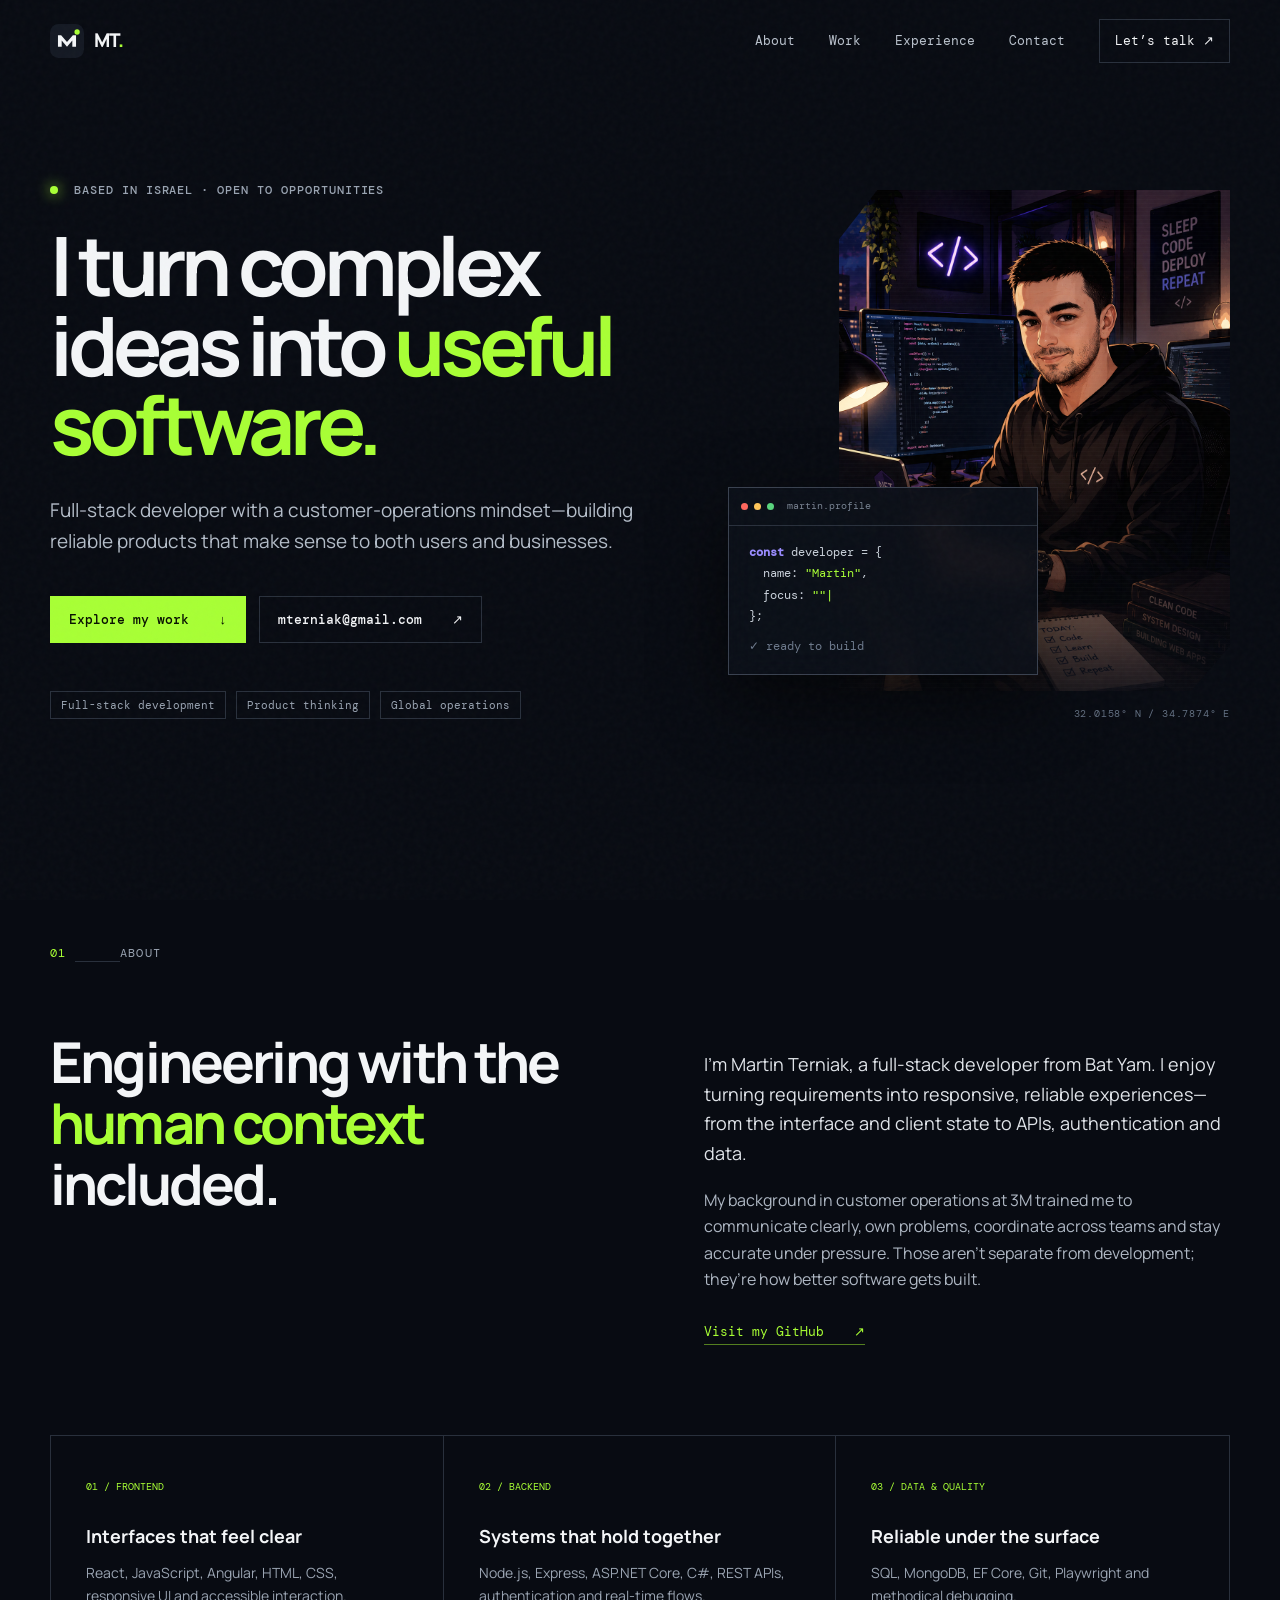
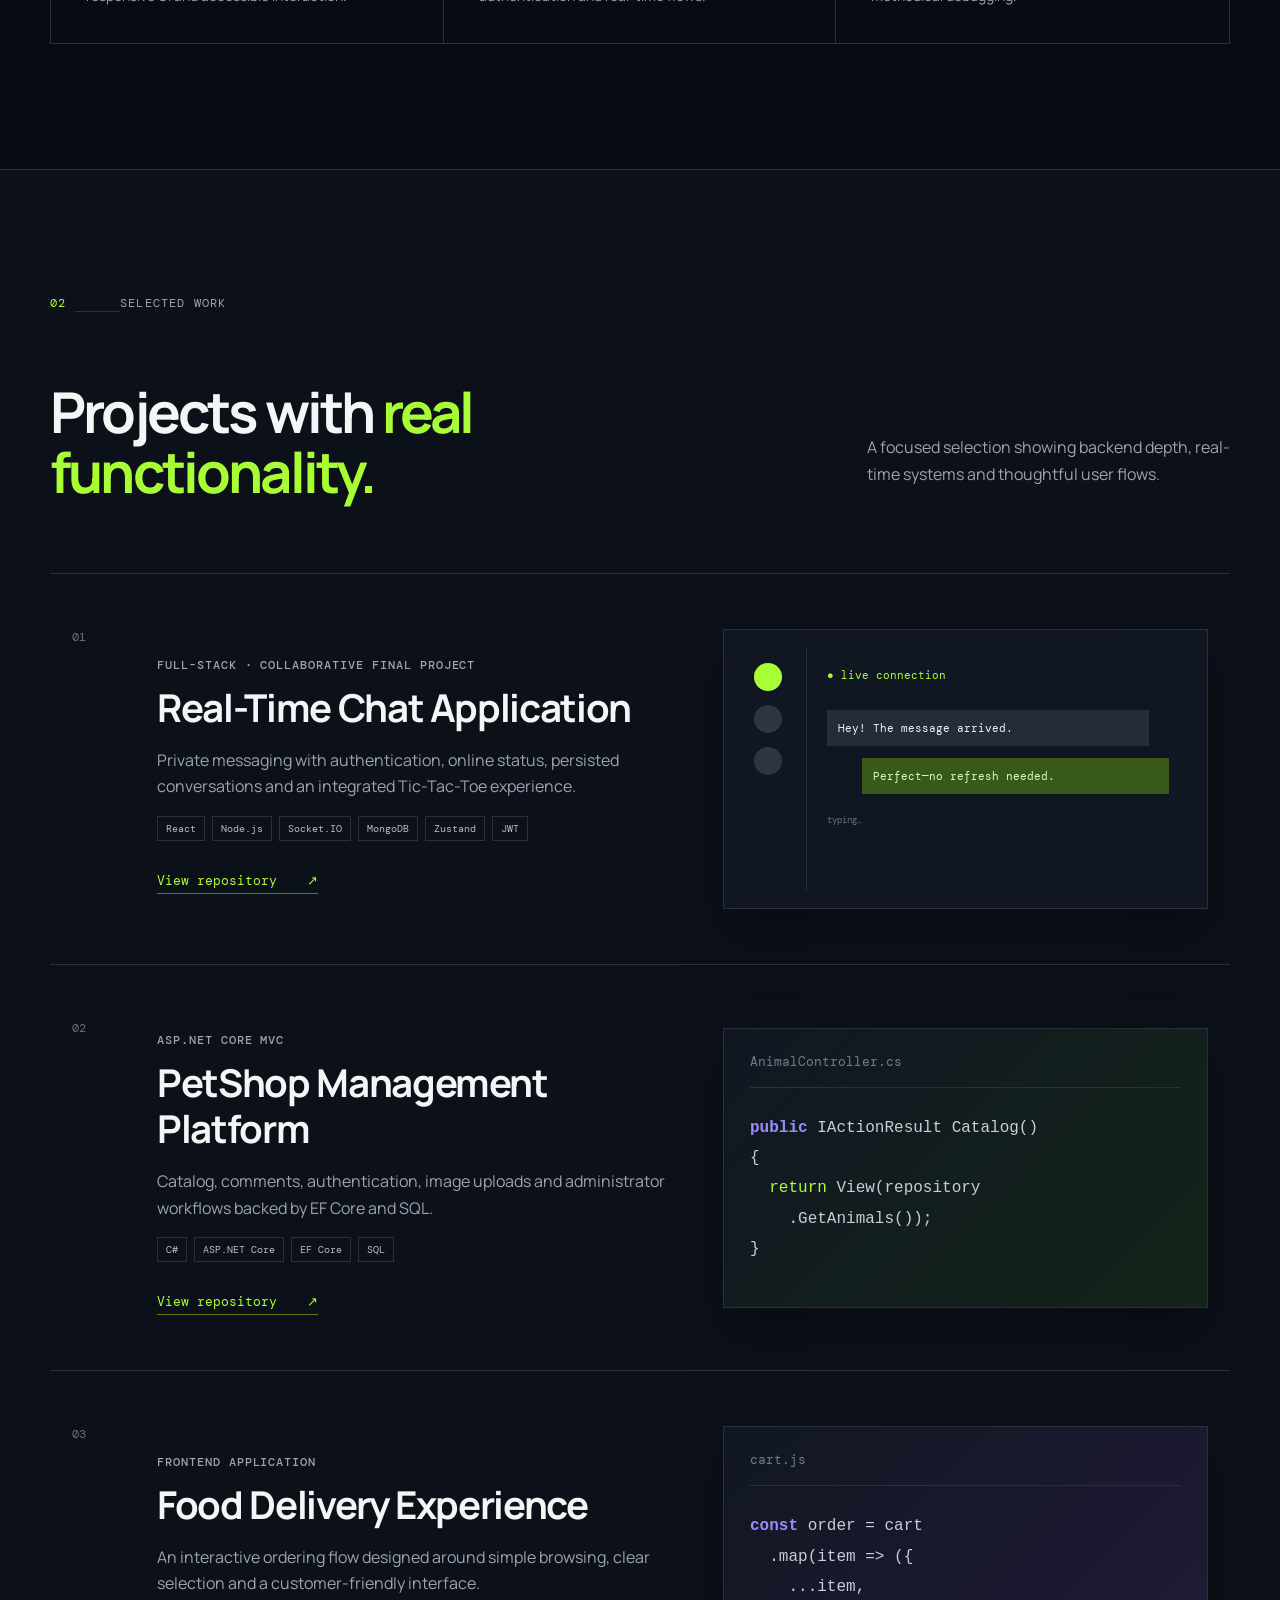
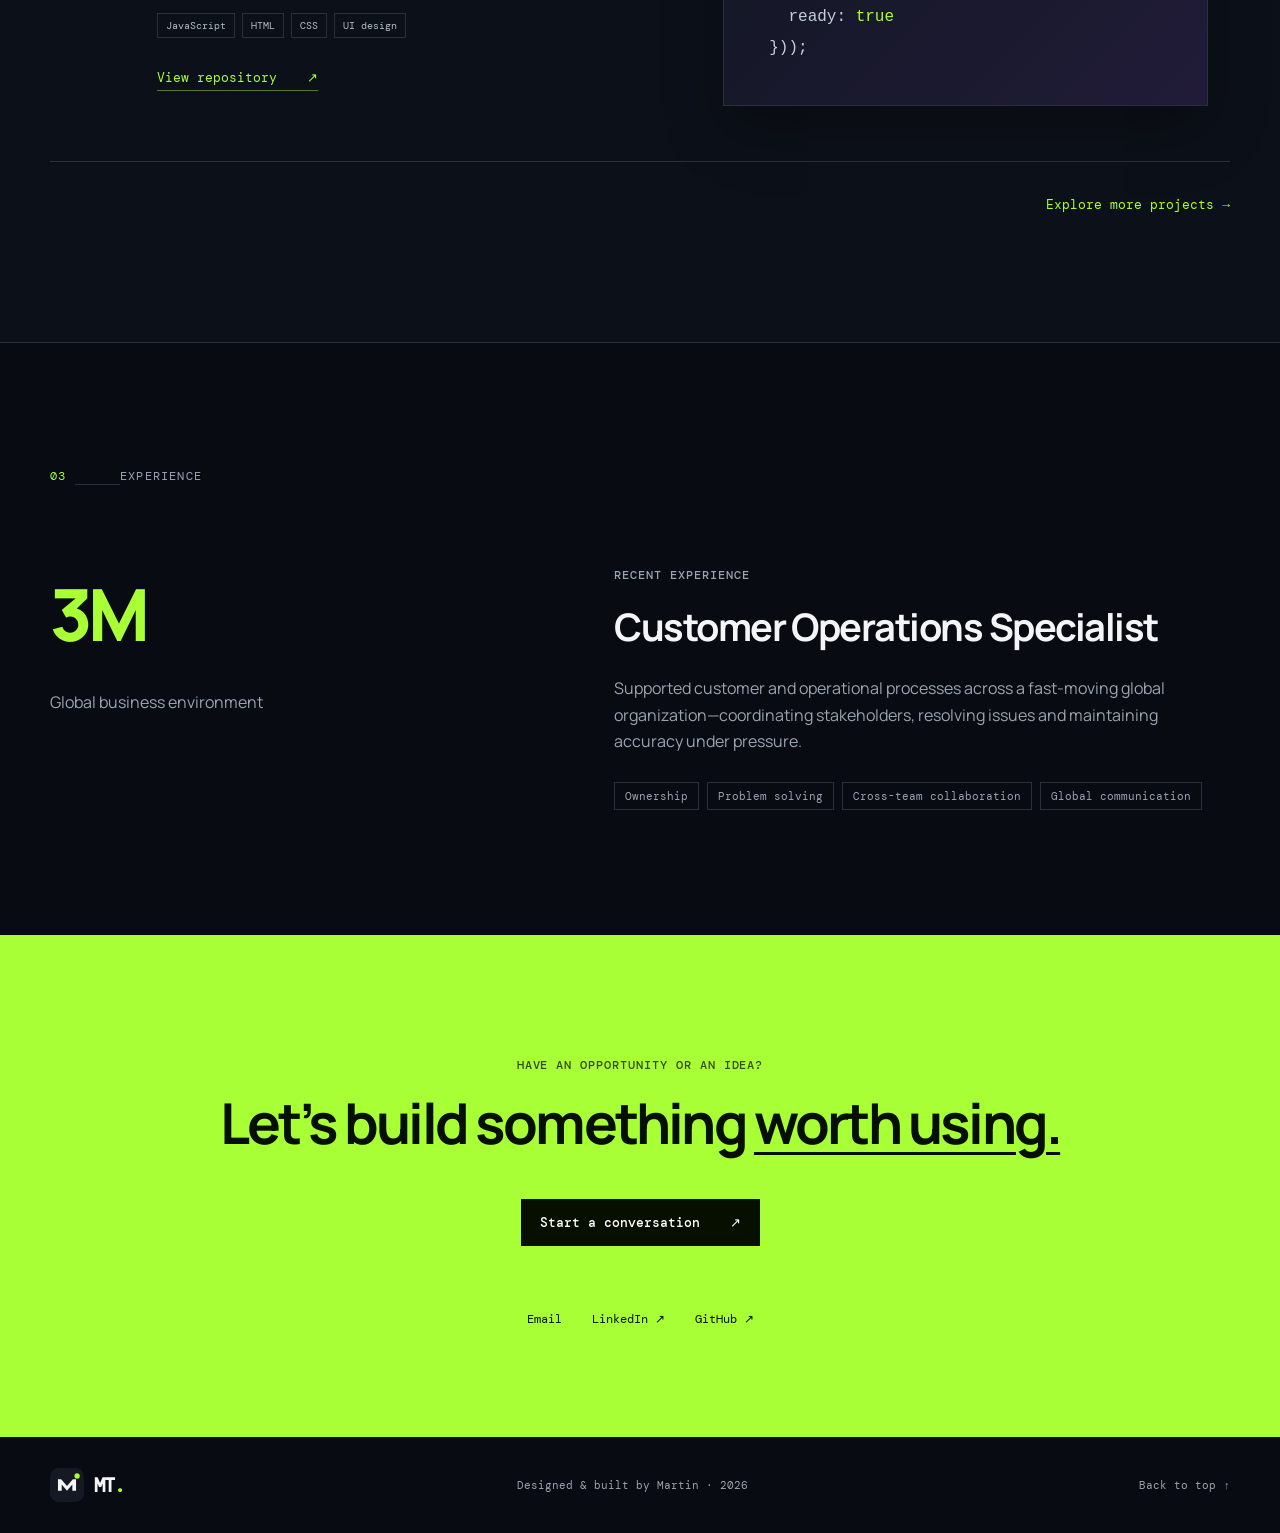
<file: index.html>
<!doctype html>
<html lang="en">
<head>
  <meta charset="utf-8">
  <meta name="viewport" content="width=device-width,initial-scale=1">
  <meta name="description" content="Martin Terniak — full-stack developer building practical, people-focused software with React, Node.js, ASP.NET Core and modern web technologies.">
  <meta name="theme-color" content="#080b12">
  <title>Martin Terniak | Full-Stack Developer</title>
  <link rel="icon" href="logo.svg" type="image/svg+xml">
  <link rel="preconnect" href="https://fonts.googleapis.com">
  <link rel="preconnect" href="https://fonts.gstatic.com" crossorigin>
  <link href="https://fonts.googleapis.com/css2?family=DM+Mono:wght@400;500&family=Manrope:wght@400;500;600;700;800&display=swap" rel="stylesheet">
  <link rel="stylesheet" href="style.css">
</head>
<body>
  <a class="skip-link" href="#main">Skip to content</a>
  <div class="page-loader" id="page-loader" aria-hidden="true">
  <div class="loader-grid"></div>

  <div class="loader-content">
    <div class="loader-logo">
      <span>MT</span><i>.</i>
    </div>

    <div class="loader-status">
      <span>INITIALIZING PORTFOLIO</span>
      <span class="loader-percentage">0%</span>
    </div>

    <div class="loader-track">
      <span class="loader-progress"></span>
    </div>

    <p>FULL-STACK SYSTEM READY</p>
  </div>
</div>

<noscript>
  <style>
    .page-loader {
      display: none;
    }
  </style>
</noscript>
  <div class="noise" aria-hidden="true"></div>
  <header class="site-header" data-header>
    <nav class="nav shell" aria-label="Primary navigation">
      <a class="brand" href="#top" aria-label="Martin Terniak, home"><img src="logo.svg" alt=""><span>MT<span class="accent">.</span></span></a>
      <button class="menu-button" type="button" aria-expanded="false" aria-controls="nav-list"><span class="sr-only">Toggle menu</span><i></i><i></i></button>
      <div class="nav-list" id="nav-list">
        <a href="#about">About</a><a href="#work">Work</a><a href="#experience">Experience</a><a href="#contact">Contact</a>
        <a class="nav-cta" href="mailto:mterniak@gmail.com">Let’s talk <span>↗</span></a>
      </div>
    </nav>
  </header>

  <main id="main">
    <section class="hero shell" id="top">
      <div class="hero-copy reveal">
        <p class="kicker"><span class="status-dot"></span> Based in Israel · Open to opportunities</p>
        <h1>I turn complex ideas into <em>useful software.</em></h1>
        <p class="hero-lede">Full-stack developer with a customer-operations mindset—building reliable products that make sense to both users and businesses.</p>
        <div class="hero-actions"><a class="button primary" href="#work">Explore my work <span>↓</span></a><a class="button ghost" href="mailto:mterniak@gmail.com">mterniak@gmail.com <span>↗</span></a></div>
        <div class="proof-row" aria-label="Core strengths"><span>Full-stack development</span><span>Product thinking</span><span>Global operations</span></div>
      </div>
      <div class="hero-stage reveal">
        <div class="portrait-wrap"><img src="portfolio/images/profile_website.png" alt="Portrait of Martin Terniak" width="800" height="800"><div class="scanline" aria-hidden="true"></div></div>
        <div class="terminal" aria-label="Animated developer profile">
          <div class="terminal-bar"><span></span><span></span><span></span><small>martin.profile</small></div>
          <div class="terminal-body"><p><b>const</b> developer = {</p><p>&nbsp;&nbsp;name: <i>"Martin"</i>,</p><p>&nbsp;&nbsp;focus: <i id="type-target">"full-stack products"</i><span class="caret">|</span></p><p>};</p><p class="terminal-ok">✓ ready to build</p></div>
        </div>
        <span class="coordinate">32.0158° N / 34.7874° E</span>
      </div>
    </section>

    <section class="section shell" id="about">
      <div class="section-label reveal"><span>01</span><p>About</p></div>
      <div class="about-grid">
        <div class="statement reveal"><h2>Engineering with the <em>human context</em> included.</h2></div>
        <div class="about-copy reveal"><p>I’m Martin Terniak, a full-stack developer from Bat Yam. I enjoy turning requirements into responsive, reliable experiences—from the interface and client state to APIs, authentication and data.</p><p>My background in customer operations at 3M trained me to communicate clearly, own problems, coordinate across teams and stay accurate under pressure. Those aren’t separate from development; they’re how better software gets built.</p><a class="text-link" href="https://github.com/mt363636" target="_blank" rel="noreferrer">Visit my GitHub <span>↗</span></a></div>
      </div>
      <div class="capability-grid reveal">
        <article><span>01 / Frontend</span><h3>Interfaces that feel clear</h3><p>React, JavaScript, Angular, HTML, CSS, responsive UI and accessible interaction.</p></article>
        <article><span>02 / Backend</span><h3>Systems that hold together</h3><p>Node.js, Express, ASP.NET Core, C#, REST APIs, authentication and real-time flows.</p></article>
        <article><span>03 / Data & quality</span><h3>Reliable under the surface</h3><p>SQL, MongoDB, EF Core, Git, Playwright and methodical debugging.</p></article>
      </div>
    </section>

    <section class="section work-section" id="work">
      <div class="shell">
        <div class="section-label reveal"><span>02</span><p>Selected work</p></div>
        <div class="work-heading reveal"><h2>Projects with <em>real functionality.</em></h2><p>A focused selection showing backend depth, real-time systems and thoughtful user flows.</p></div>
        <div class="project-list">
          <article class="project feature reveal">
            <div class="project-index">01</div><div class="project-main"><p class="project-kind">Full-stack · Collaborative final project</p><h3>Real-Time Chat Application</h3><p>Private messaging with authentication, online status, persisted conversations and an integrated Tic-Tac-Toe experience.</p><ul><li>React</li><li>Node.js</li><li>Socket.IO</li><li>MongoDB</li><li>Zustand</li><li>JWT</li></ul><a href="https://github.com/RoeezLevi/chatRoom" target="_blank" rel="noreferrer">View repository <span>↗</span></a></div>
            <div class="project-visual chat-ui" aria-hidden="true"><div class="mini-sidebar"><i></i><i></i><i></i></div><div class="messages"><span class="online">● live connection</span><p>Hey! The message arrived.</p><p class="sent">Perfect—no refresh needed.</p><small>typing…</small></div></div>
          </article>
          <article class="project reveal"><div class="project-index">02</div><div class="project-main"><p class="project-kind">ASP.NET Core MVC</p><h3>PetShop Management Platform</h3><p>Catalog, comments, authentication, image uploads and administrator workflows backed by EF Core and SQL.</p><ul><li>C#</li><li>ASP.NET Core</li><li>EF Core</li><li>SQL</li></ul><a href="https://github.com/mt363636/PetShopProject" target="_blank" rel="noreferrer">View repository <span>↗</span></a></div><div class="code-card" aria-hidden="true"><small>AnimalController.cs</small><code><b>public</b> IActionResult Catalog()<br>{<br>&nbsp;&nbsp;<i>return</i> View(repository<br>&nbsp;&nbsp;&nbsp;&nbsp;.GetAnimals());<br>}</code></div></article>
          <article class="project reveal"><div class="project-index">03</div><div class="project-main"><p class="project-kind">Frontend application</p><h3>Food Delivery Experience</h3><p>An interactive ordering flow designed around simple browsing, clear selection and a customer-friendly interface.</p><ul><li>JavaScript</li><li>HTML</li><li>CSS</li><li>UI design</li></ul><a href="https://github.com/mt363636/Food-Delievery-App" target="_blank" rel="noreferrer">View repository <span>↗</span></a></div><div class="code-card violet" aria-hidden="true"><small>cart.js</small><code><b>const</b> order = cart<br>&nbsp;&nbsp;.map(item => ({<br>&nbsp;&nbsp;&nbsp;&nbsp;...item,<br>&nbsp;&nbsp;&nbsp;&nbsp;ready: <i>true</i><br>&nbsp;&nbsp;}));</code></div></article>
        </div>
        <div class="archive-link reveal"><a href="projects.html">Explore more projects <span>→</span></a></div>
      </div>
    </section>

    <section class="section shell" id="experience">
      <div class="section-label reveal"><span>03</span><p>Experience</p></div>
      <div class="experience-grid reveal"><div><span class="company">3M</span><p>Global business environment</p></div><div><p class="project-kind">Recent experience</p><h2>Customer Operations Specialist</h2><p>Supported customer and operational processes across a fast-moving global organization—coordinating stakeholders, resolving issues and maintaining accuracy under pressure.</p><div class="tags"><span>Ownership</span><span>Problem solving</span><span>Cross-team collaboration</span><span>Global communication</span></div></div></div>
    </section>

    <section class="contact-section" id="contact"><div class="shell contact-inner reveal"><p class="kicker">Have an opportunity or an idea?</p><h2>Let’s build something <em>worth using.</em></h2><a class="button light" href="mailto:mterniak@gmail.com">Start a conversation <span>↗</span></a><div class="contact-links"><a href="mailto:mterniak@gmail.com">Email</a><a href="https://www.linkedin.com/in/martin-terniak-32437826b" target="_blank" rel="noreferrer">LinkedIn ↗</a><a href="https://github.com/mt363636" target="_blank" rel="noreferrer">GitHub ↗</a></div></div></section>
  </main>
  <footer><div class="shell"><a class="brand" href="#top"><img src="logo.svg" alt=""><span>MT<span class="accent">.</span></span></a><p>Designed & built by Martin · <span id="year"></span></p><a href="#top">Back to top ↑</a></div></footer>
  <button
  class="back-to-top"
  id="back-to-top"
  type="button"
  aria-label="Back to top"
>
  ↑
</button>
  <script src="script.js" defer></script>
</body>
</html>
</file>
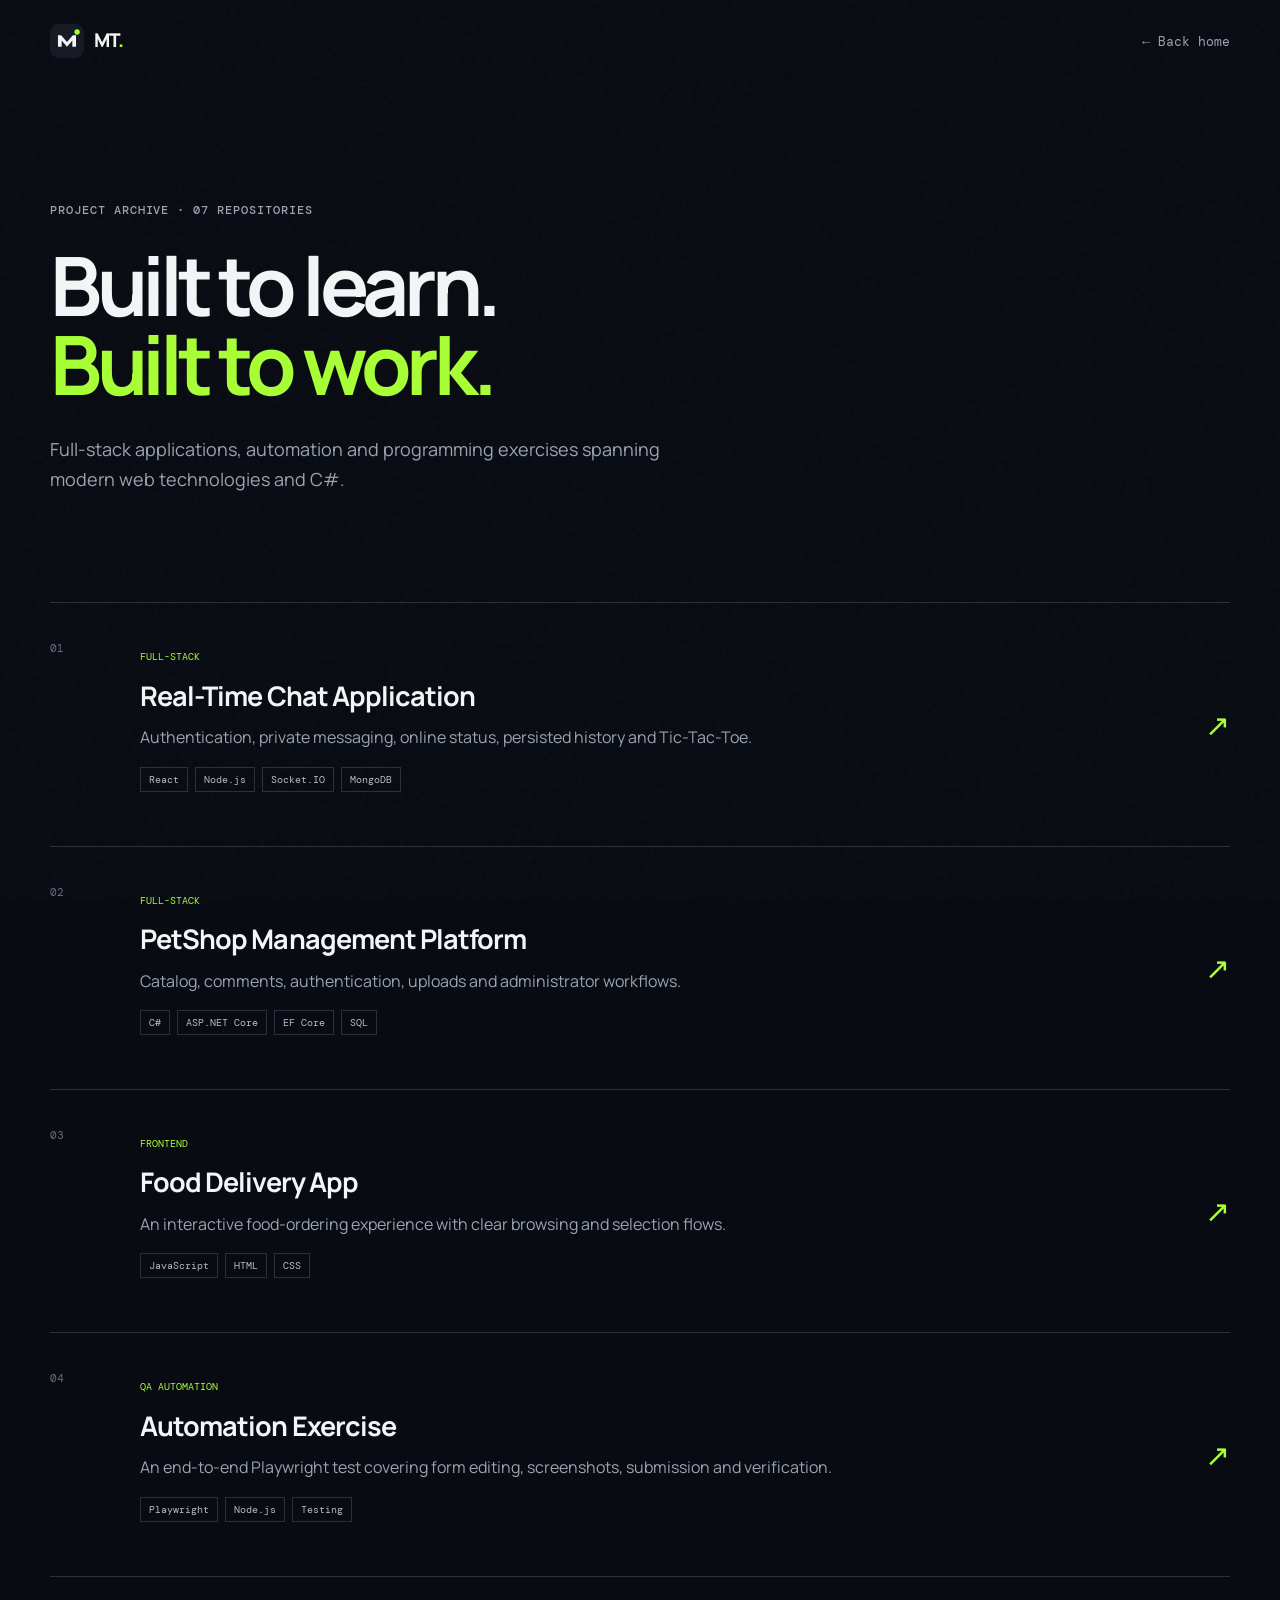
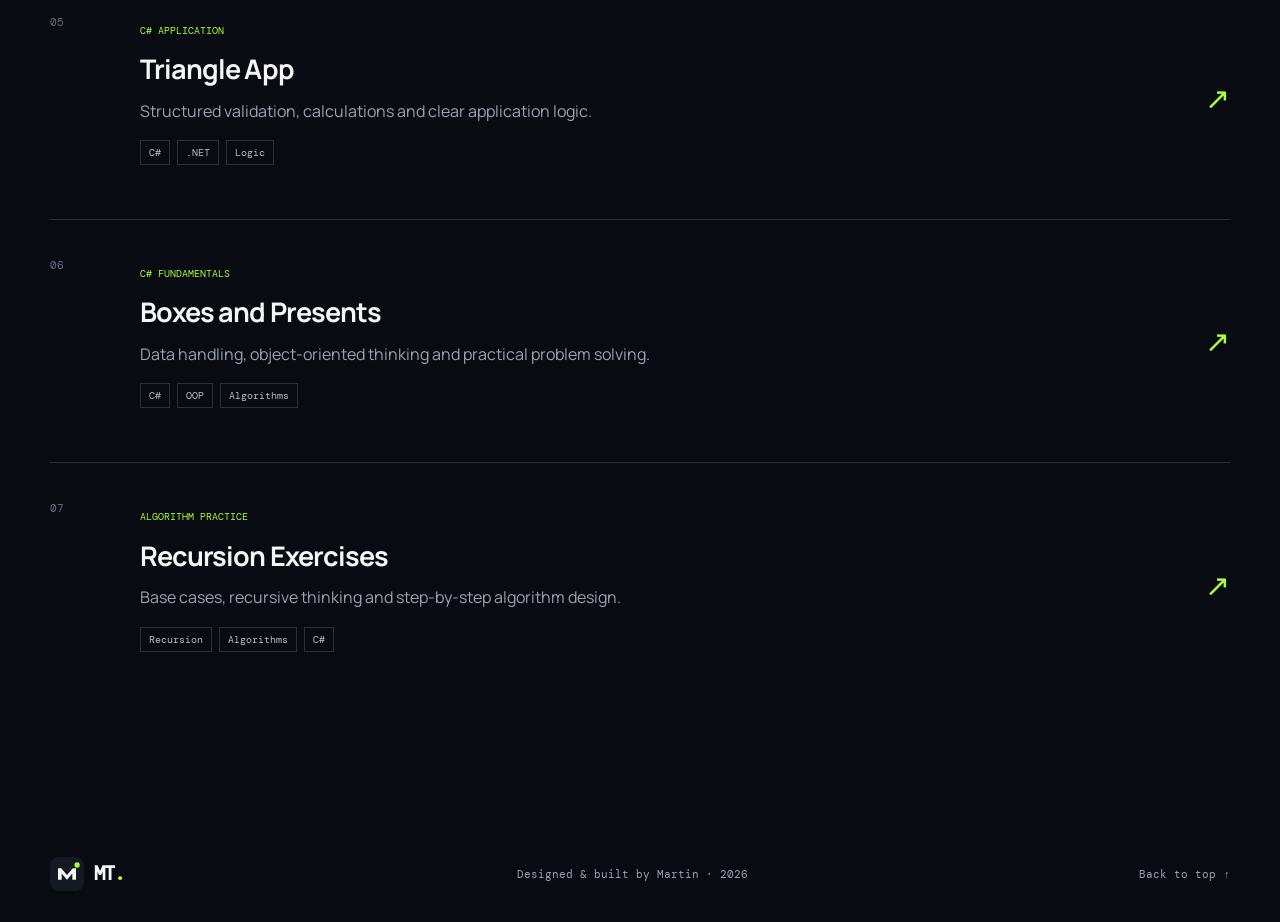
<file: projects.html>
<!doctype html><html lang="en"><head><meta charset="utf-8"><meta name="viewport" content="width=device-width,initial-scale=1"><meta name="description" content="Software projects by Martin Terniak."><meta name="theme-color" content="#080b12"><title>Projects | Martin Terniak</title><link rel="icon" href="logo.svg" type="image/svg+xml"><link rel="preconnect" href="https://fonts.googleapis.com"><link rel="preconnect" href="https://fonts.gstatic.com" crossorigin><link href="https://fonts.googleapis.com/css2?family=DM+Mono:wght@400;500&family=Manrope:wght@400;500;600;700;800&display=swap" rel="stylesheet"><link rel="stylesheet" href="style.css"></head>
<body><div class="page-loader" id="page-loader" aria-hidden="true">
  <div class="loader-grid"></div>

  <div class="loader-content">
    <div class="loader-logo">
      <span>MT</span><i>.</i>
    </div>

    <div class="loader-status">
      <span>INITIALIZING PORTFOLIO</span>
      <span class="loader-percentage">0%</span>
    </div>

    <div class="loader-track">
      <span class="loader-progress"></span>
    </div>

    <p>FULL-STACK SYSTEM READY</p>
  </div>
</div>

<noscript>
  <style>
    .page-loader {
      display: none;
    }
  </style>
</noscript><a class="skip-link" href="#main">Skip to content</a><div class="noise" aria-hidden="true"></div><header class="site-header"><nav class="nav shell"><a class="brand" href="index.html"><img src="logo.svg" alt=""><span>MT<span class="accent">.</span></span></a><a class="back-link" href="index.html">← Back home</a></nav></header>
<main id="main"><section class="archive-hero shell"><p class="kicker">Project archive · 07 repositories</p><h1>Built to learn.<br><em>Built to work.</em></h1><p>Full-stack applications, automation and programming exercises spanning modern web technologies and C#.</p></section><section class="archive shell">
<article><span>01</span><div><small>Full-stack</small><h2>Real-Time Chat Application</h2><p>Authentication, private messaging, online status, persisted history and Tic-Tac-Toe.</p><ul><li>React</li><li>Node.js</li><li>Socket.IO</li><li>MongoDB</li></ul></div><a href="https://github.com/RoeezLevi/chatRoom" target="_blank" rel="noreferrer" aria-label="Open Real-Time Chat repository">↗</a></article>
<article><span>02</span><div><small>Full-stack</small><h2>PetShop Management Platform</h2><p>Catalog, comments, authentication, uploads and administrator workflows.</p><ul><li>C#</li><li>ASP.NET Core</li><li>EF Core</li><li>SQL</li></ul></div><a href="https://github.com/mt363636/PetShopProject" target="_blank" rel="noreferrer" aria-label="Open PetShop repository">↗</a></article>
<article><span>03</span><div><small>Frontend</small><h2>Food Delivery App</h2><p>An interactive food-ordering experience with clear browsing and selection flows.</p><ul><li>JavaScript</li><li>HTML</li><li>CSS</li></ul></div><a href="https://github.com/mt363636/Food-Delievery-App" target="_blank" rel="noreferrer" aria-label="Open Food Delivery repository">↗</a></article>
<article><span>04</span><div><small>QA automation</small><h2>Automation Exercise</h2><p>An end-to-end Playwright test covering form editing, screenshots, submission and verification.</p><ul><li>Playwright</li><li>Node.js</li><li>Testing</li></ul></div><a href="https://github.com/mt363636/Automation-Exercise" target="_blank" rel="noreferrer" aria-label="Open Automation repository">↗</a></article>
<article><span>05</span><div><small>C# application</small><h2>Triangle App</h2><p>Structured validation, calculations and clear application logic.</p><ul><li>C#</li><li>.NET</li><li>Logic</li></ul></div><a href="https://github.com/mt363636/TriangleApp" target="_blank" rel="noreferrer" aria-label="Open Triangle repository">↗</a></article>
<article><span>06</span><div><small>C# fundamentals</small><h2>Boxes and Presents</h2><p>Data handling, object-oriented thinking and practical problem solving.</p><ul><li>C#</li><li>OOP</li><li>Algorithms</li></ul></div><a href="https://github.com/mt363636/BoxesAndPresentsProject" target="_blank" rel="noreferrer" aria-label="Open Boxes and Presents repository">↗</a></article>
<article><span>07</span><div><small>Algorithm practice</small><h2>Recursion Exercises</h2><p>Base cases, recursive thinking and step-by-step algorithm design.</p><ul><li>Recursion</li><li>Algorithms</li><li>C#</li></ul></div><a href="https://github.com/mt363636/recursions" target="_blank" rel="noreferrer" aria-label="Open Recursions repository">↗</a></article>
</section></main><footer><div class="shell"><a class="brand" href="index.html"><img src="logo.svg" alt=""><span>MT<span class="accent">.</span></span></a><p>Designed & built by Martin · <span id="year"></span></p><a href="#main">Back to top ↑</a></div></footer><button
  class="back-to-top"
  id="back-to-top"
  type="button"
  aria-label="Back to top"
>
  ↑
</button>
<script src="script.js" defer></script></body>

</html>
</file>
<file: style.css>
:root{--bg:#080b12;--panel:#10151f;--panel2:#151b27;--text:#f3f5f7;--muted:#9aa4b2;--line:#29303c;--accent:#a8ff35;--violet:#9a8cff;--max:1180px;--mono:'DM Mono',monospace;--sans:'Manrope',sans-serif}*{box-sizing:border-box}html{scroll-behavior:smooth}body{margin:0;background:var(--bg);color:var(--text);font-family:var(--sans);font-size:16px;line-height:1.65;overflow-x:hidden}body.menu-open{overflow:hidden}a{color:inherit;text-decoration:none}img{display:block;max-width:100%}button{font:inherit}.shell{width:min(calc(100% - 48px),var(--max));margin-inline:auto}.noise{position:fixed;inset:0;pointer-events:none;opacity:.035;z-index:99;background-image:url("data:image/svg+xml,%3Csvg viewBox='0 0 180 180' xmlns='http://www.w3.org/2000/svg'%3E%3Cfilter id='n'%3E%3CfeTurbulence type='fractalNoise' baseFrequency='.9' numOctaves='3' stitchTiles='stitch'/%3E%3C/filter%3E%3Crect width='100%25' height='100%25' filter='url(%23n)' opacity='.8'/%3E%3C/svg%3E")}.skip-link{position:fixed;left:16px;top:-60px;z-index:200;background:var(--accent);color:#071000;padding:10px 18px}.skip-link:focus{top:12px}.sr-only{position:absolute;width:1px;height:1px;padding:0;margin:-1px;overflow:hidden;clip:rect(0,0,0,0);white-space:nowrap;border:0}.site-header{position:fixed;inset:0 0 auto;z-index:50;border-bottom:1px solid transparent;transition:.3s}.site-header.scrolled{background:#080b12dc;backdrop-filter:blur(18px);border-color:var(--line)}.nav{height:82px;display:flex;align-items:center;justify-content:space-between}.brand{display:flex;gap:10px;align-items:center;font-weight:800;font-size:19px;letter-spacing:-.04em}.brand img{width:34px;height:34px}.accent{color:var(--accent)}.nav-list{display:flex;align-items:center;gap:34px;font-family:var(--mono);font-size:13px;color:#bbc3ce}.nav-list>a:not(.nav-cta):hover,.back-link:hover{color:var(--accent)}.nav-cta{border:1px solid var(--line);padding:10px 15px;color:var(--text);transition:.2s}.nav-cta:hover{background:var(--accent);color:#0a1005;border-color:var(--accent)}.menu-button{display:none;background:none;border:0;color:white}.back-link{font:13px var(--mono);color:var(--muted)}
.hero{min-height:820px;padding:164px 0 95px;display:grid;grid-template-columns:1.1fr .9fr;gap:65px;align-items:center}.kicker,.project-kind{font:500 12px var(--mono);letter-spacing:.08em;text-transform:uppercase;color:var(--muted)}.status-dot{display:inline-block;width:8px;height:8px;border-radius:50%;background:var(--accent);box-shadow:0 0 14px var(--accent);margin-right:8px}.hero h1,.archive-hero h1{font-size:clamp(56px,6.4vw,94px);line-height:.97;letter-spacing:-.065em;margin:28px 0 30px}.hero h1 em,.archive-hero em,.statement em,.work-heading em,.contact-inner em{font-style:normal;color:var(--accent)}.hero-lede{max-width:660px;color:#b4bdc9;font-size:19px}.hero-actions{display:flex;gap:13px;margin:38px 0}.button{display:inline-flex;align-items:center;justify-content:space-between;gap:30px;padding:14px 18px;border:1px solid var(--line);font:500 13px var(--mono);transition:.2s}.button.primary{background:var(--accent);border-color:var(--accent);color:#071000}.button:hover{transform:translateY(-2px);border-color:var(--accent)}.button.ghost:hover{color:var(--accent)}.proof-row{display:flex;flex-wrap:wrap;gap:10px;margin-top:48px}.proof-row span,.tags span{border:1px solid var(--line);color:var(--muted);padding:6px 10px;font:11px var(--mono)}.hero-stage{position:relative;min-height:510px}.portrait-wrap{position:absolute;right:0;top:0;width:78%;aspect-ratio:.78;overflow:hidden;background:var(--panel);clip-path:polygon(10% 0,100% 0,100% 91%,90% 100%,0 100%,0 10%)}.portrait-wrap:before{content:'';position:absolute;inset:0;z-index:2;background:linear-gradient(180deg,transparent 55%,#080b12e0)}.portrait-wrap img{width:100%;height:100%;object-fit:cover;object-position:center 10%;filter:saturate(.78) contrast(1.05)}.scanline{position:absolute;z-index:3;inset:0;background:repeating-linear-gradient(0deg,transparent,transparent 3px,#fff 4px);opacity:.025}.terminal{position:absolute;z-index:5;left:0;bottom:25px;width:310px;background:#0b1019e8;border:1px solid #39414f;box-shadow:0 25px 70px #0009;backdrop-filter:blur(12px);font:12px/1.8 var(--mono)}.terminal-bar{height:38px;border-bottom:1px solid var(--line);display:flex;align-items:center;padding:0 12px;gap:6px}.terminal-bar span{width:7px;height:7px;border-radius:50%;background:#4a5260}.terminal-bar span:first-child{background:#ff675d}.terminal-bar span:nth-child(2){background:#ffc65a}.terminal-bar span:nth-child(3){background:#59d57d}.terminal-bar small{margin-left:7px;color:#788392}.terminal-body{padding:16px 20px}.terminal-body p{margin:0;color:#cbd3dc}.terminal-body b{color:var(--violet)}.terminal-body i{color:var(--accent);font-style:normal}.terminal-body .terminal-ok{color:#6e7b8d;margin-top:8px}.caret{color:var(--accent);animation:blink .8s step-end infinite}.coordinate{position:absolute;right:0;bottom:-20px;font:10px var(--mono);color:#637082;letter-spacing:.08em}@keyframes blink{50%{opacity:0}}
.section{padding:125px 0}.section-label{display:grid;grid-template-columns:70px auto;align-items:center;margin-bottom:70px;color:var(--muted);font:12px var(--mono);text-transform:uppercase;letter-spacing:.1em}.section-label:after{content:'';height:1px;background:var(--line);margin-left:25px}.section-label span{color:var(--accent)}.section-label p{margin:0}.about-grid{display:grid;grid-template-columns:1fr 1fr;gap:10vw}.statement h2,.work-heading h2,.contact-inner h2{font-size:clamp(38px,4.4vw,64px);line-height:1.08;letter-spacing:-.05em;margin:0}.about-copy{color:#aeb7c3}.about-copy p:first-child{font-size:18px;color:#e0e4e9}.text-link,.project-main>a{display:inline-flex;gap:30px;color:var(--accent);border-bottom:1px solid #547f20;padding-bottom:4px;font:13px var(--mono);margin-top:15px}.capability-grid{display:grid;grid-template-columns:repeat(3,1fr);border:1px solid var(--line);margin-top:90px}.capability-grid article{padding:35px;border-right:1px solid var(--line)}.capability-grid article:last-child{border:0}.capability-grid span{color:var(--accent);font:10px var(--mono);text-transform:uppercase}.capability-grid h3{font-size:18px;margin:24px 0 10px}.capability-grid p{color:var(--muted);font-size:14px;margin:0}
.work-section{background:#0c1018;border-block:1px solid var(--line)}.work-heading{display:grid;grid-template-columns:2fr 1fr;align-items:end;gap:90px;margin-bottom:70px}.work-heading p{color:var(--muted)}.project{display:grid;grid-template-columns:55px 1.05fr .95fr;gap:30px;padding:55px 0;border-top:1px solid var(--line);align-items:center}.project-index{align-self:start;color:#667180;font:12px var(--mono)}.project-main h3{font-size:clamp(25px,3vw,40px);letter-spacing:-.035em;line-height:1.2;margin:8px 0 15px}.project-main>p:not(.project-kind){color:var(--muted);max-width:620px}.project-main ul,.archive ul{list-style:none;padding:0;display:flex;flex-wrap:wrap;gap:7px}.project-main li,.archive li{font:10px var(--mono);color:#b4bdc8;border:1px solid var(--line);padding:5px 8px}.project-visual,.code-card{height:280px;background:#111722;border:1px solid var(--line);box-shadow:0 25px 55px #0004}.chat-ui{display:grid;grid-template-columns:65px 1fr;padding:18px}.mini-sidebar{border-right:1px solid var(--line);padding:15px 12px}.mini-sidebar i{display:block;width:28px;height:28px;border-radius:50%;background:#2d3542;margin-bottom:14px}.mini-sidebar i:first-child{background:var(--accent)}.messages{padding:20px;font:11px var(--mono)}.messages .online{color:var(--accent)}.messages p{background:#242c38;padding:11px;margin:28px 20px 0 0}.messages p.sent{background:#385919;color:#dfffba;margin:12px 0 0 35px}.messages small{display:block;margin-top:20px;color:#677383}.code-card{padding:22px 26px;font-family:var(--mono);background:linear-gradient(135deg,#101722,#152419)}.code-card.violet{background:linear-gradient(135deg,#111722,#211b38)}.code-card small{color:#707c8b;border-bottom:1px solid var(--line);display:block;padding-bottom:14px}.code-card code{display:block;color:#c6ced8;margin-top:25px;line-height:1.9}.code-card b{color:var(--violet)}.code-card i{color:var(--accent);font-style:normal}.archive-link{text-align:right;border-top:1px solid var(--line);padding-top:28px}.archive-link a{font:13px var(--mono);color:var(--accent)}
.experience-grid{display:grid;grid-template-columns:.8fr 1.2fr;gap:12vw}.company{font-size:72px;font-weight:800;letter-spacing:-.07em;color:var(--accent)}.experience-grid h2{font-size:38px;letter-spacing:-.04em;margin:5px 0 18px}.experience-grid p{color:var(--muted)}.tags{display:flex;flex-wrap:wrap;gap:8px;margin-top:28px}.contact-section{background:var(--accent);color:#071000;padding:110px 0}.contact-inner{text-align:center}.contact-inner .kicker{color:#344c17}.contact-inner h2{max-width:850px;margin:20px auto 45px}.contact-inner em{color:#071000;text-decoration:underline;text-decoration-thickness:3px;text-underline-offset:8px}.button.light{background:#071000;color:white;border-color:#071000}.contact-links{display:flex;justify-content:center;gap:30px;margin-top:65px;font:12px var(--mono)}footer{padding:30px 0}footer .shell{display:flex;align-items:center;justify-content:space-between;color:var(--muted);font:11px var(--mono)}footer .brand{color:var(--text)}
.archive-hero{padding:190px 0 90px}.archive-hero h1{margin-bottom:30px}.archive-hero>p:last-child{max-width:610px;color:var(--muted);font-size:18px}.archive{padding-bottom:120px}.archive article{display:grid;grid-template-columns:70px 1fr 60px;gap:20px;border-top:1px solid var(--line);padding:38px 0;transition:.25s}.archive article:hover{padding-left:12px;background:linear-gradient(90deg,#101720,transparent)}.archive article>span{font:11px var(--mono);color:#647080}.archive small{color:var(--accent);font:10px var(--mono);text-transform:uppercase}.archive h2{font-size:27px;letter-spacing:-.035em;margin:6px 0}.archive p{color:var(--muted);margin:5px 0}.archive article>a{font-size:30px;align-self:center;text-align:right;color:var(--accent)}
.reveal{opacity:0;transform:translateY(22px);transition:opacity .7s,transform .7s}.reveal.visible{opacity:1;transform:none}:focus-visible{outline:2px solid var(--accent);outline-offset:4px}
@media(max-width:900px){.hero{grid-template-columns:1fr;padding-top:135px}.hero-stage{min-height:570px}.portrait-wrap{width:78%}.about-grid,.work-heading,.experience-grid{grid-template-columns:1fr;gap:40px}.project{grid-template-columns:45px 1fr}.project-visual,.code-card{grid-column:2}.capability-grid{grid-template-columns:1fr}.capability-grid article{border-right:0;border-bottom:1px solid var(--line)}}
@media(max-width:680px){.shell{width:min(calc(100% - 30px),var(--max))}.nav{height:70px}.menu-button{display:grid;width:42px;height:42px;place-content:center;gap:7px}.menu-button i{display:block;width:23px;height:1px;background:white}.nav-list{display:none;position:fixed;inset:70px 0 0;background:#080b12;padding:45px 25px;flex-direction:column;align-items:stretch;font-size:16px}.nav-list.open{display:flex}.nav-cta{text-align:center;margin-top:10px}.hero{min-height:auto;padding:125px 0 75px;gap:45px}.hero h1{font-size:52px}.hero-actions{align-items:stretch;flex-direction:column}.button{justify-content:space-between}.proof-row{margin-top:35px}.hero-stage{min-height:460px}.portrait-wrap{width:88%;height:430px}.terminal{width:270px;bottom:0}.section{padding:85px 0}.section-label{margin-bottom:45px}.statement h2,.work-heading h2,.contact-inner h2{font-size:38px}.capability-grid{margin-top:55px}.project{grid-template-columns:28px 1fr;gap:12px;padding:42px 0}.project-visual,.code-card{height:230px}.work-heading{margin-bottom:45px}.experience-grid h2{font-size:31px}.contact-section{padding:80px 0}.contact-links{flex-wrap:wrap;gap:15px 25px;margin-top:50px}footer .shell{gap:20px;flex-wrap:wrap}footer p{order:3;width:100%}.archive-hero{padding:140px 0 65px}.archive-hero h1{font-size:52px}.archive article{grid-template-columns:35px 1fr 25px}.archive h2{font-size:22px}.archive article>p{font-size:14px}}
@media(prefers-reduced-motion:reduce){html{scroll-behavior:auto}*,*:before,*:after{animation-duration:.01ms!important;animation-iteration-count:1!important;transition-duration:.01ms!important}.reveal{opacity:1;transform:none}}

/* Refined desktop interactions: restrained depth, spotlight and lift. */
@media(hover:hover) and (pointer:fine){
  .hero-stage{transform:perspective(1200px) rotateX(var(--rx,0deg)) rotateY(var(--ry,0deg));transform-style:preserve-3d;transition:transform .35s ease}
  .terminal{transform:translateZ(28px)}
  .capability-grid article{transition:background .3s,transform .3s}
  .capability-grid article:hover{background:#131a24;transform:translateY(-4px)}
  .project{position:relative;isolation:isolate;padding-inline:22px;transition:transform .3s,border-color .3s}
  .project:before{content:'';position:absolute;z-index:-1;inset:0;background:radial-gradient(440px circle at var(--mx,50%) var(--my,50%),rgba(168,255,53,.09),transparent 65%);opacity:0;transition:opacity .3s;pointer-events:none}
  .project:hover{transform:translateY(-3px);border-color:#46505f}
  .project:hover:before{opacity:1}
  .project-visual,.code-card{transition:transform .35s,border-color .35s,box-shadow .35s}
  .project:hover .project-visual,.project:hover .code-card{transform:translateY(-6px) scale(1.01);border-color:#4c5868;box-shadow:0 32px 70px #0007}
}

@media (max-width: 680px) {
  body.menu-open::before {
    content: "";
    position: fixed;
    inset: 70px 0 0;
    z-index: 49;
    background: #080b12;
  }

  body.menu-open .site-header {
    background: #080b12;
    border-bottom-color: var(--line);
  }

  .nav-list {
    z-index: 2;
    height: calc(100dvh - 70px);
    overflow-y: auto;
    background: #080b12;
  }
}
.menu-button i {
  transform-origin: center;
  transition:
    transform 0.3s ease,
    opacity 0.2s ease;
}

.menu-button.active i:first-of-type {
  transform: translateY(4px) rotate(45deg);
}

.menu-button.active i:last-of-type {
  transform: translateY(-4px) rotate(-45deg);
}

@media (max-width: 680px) {
  .nav-list.open a {
    opacity: 0;
    transform: translateY(12px);
    animation: mobileNavReveal 0.4s ease forwards;
  }

  .nav-list.open a:nth-child(2) {
    animation-delay: 0.05s;
  }

  .nav-list.open a:nth-child(3) {
    animation-delay: 0.1s;
  }

  .nav-list.open a:nth-child(4) {
    animation-delay: 0.15s;
  }

  .nav-list.open a:nth-child(5) {
    animation-delay: 0.2s;
  }
}

@keyframes mobileNavReveal {
  to {
    opacity: 1;
    transform: translateY(0);
  }
}

.back-to-top {
  position: fixed;
  right: 24px;
  bottom: 24px;
  z-index: 30;
  width: 46px;
  height: 46px;
  display: grid;
  place-items: center;
  border: 1px solid var(--line);
  border-radius: 50%;
  background: rgba(16, 21, 31, 0.88);
  color: var(--accent);
  font-size: 20px;
  cursor: pointer;
  opacity: 0;
  visibility: hidden;
  transform: translateY(12px);
  backdrop-filter: blur(12px);
  transition:
    opacity 0.25s ease,
    visibility 0.25s ease,
    transform 0.25s ease,
    background 0.25s ease,
    color 0.25s ease;
}

.back-to-top.visible {
  opacity: 1;
  visibility: visible;
  transform: translateY(0);
}

.back-to-top:hover {
  background: var(--accent);
  color: #071000;
  transform: translateY(-3px);
}

@media (max-width: 680px) {
  .back-to-top {
    right: 16px;
    bottom: 16px;
    width: 42px;
    height: 42px;
  }
}

/* =========================
   Opening loader
   ========================= */

.page-loader {
  position: fixed;
  inset: 0;
  z-index: 9999;
  display: grid;
  place-items: center;
  overflow: hidden;
  background: #080b12;
  opacity: 1;
  visibility: visible;
  transition:
    opacity 0.55s ease,
    visibility 0.55s ease;
}

.page-loader.hidden {
  opacity: 0;
  visibility: hidden;
  pointer-events: none;
}

.loader-grid {
  position: absolute;
  inset: -50%;
  background-image:
    linear-gradient(rgba(168, 255, 53, 0.05) 1px, transparent 1px),
    linear-gradient(90deg, rgba(168, 255, 53, 0.05) 1px, transparent 1px);
  background-size: 55px 55px;
  transform: perspective(500px) rotateX(60deg) translateY(-10%);
  animation: loaderGridMove 2s linear infinite;
  mask-image: linear-gradient(
    to bottom,
    transparent,
    black 35%,
    transparent 75%
  );
}

.loader-content {
  position: relative;
  z-index: 2;
  width: min(360px, calc(100% - 48px));
}

.loader-logo {
  display: flex;
  align-items: flex-end;
  margin-bottom: 38px;
  font-family: var(--sans);
  font-size: 54px;
  font-weight: 800;
  line-height: 1;
  letter-spacing: -0.08em;
}

.loader-logo span {
  animation: loaderLogoReveal 0.55s ease both;
}

.loader-logo i {
  color: var(--accent);
  font-style: normal;
  animation:
    loaderLogoReveal 0.55s 0.12s ease both,
    loaderDotGlow 0.8s ease-in-out infinite alternate;
}

.loader-status {
  display: flex;
  justify-content: space-between;
  margin-bottom: 10px;
  color: var(--muted);
  font: 10px var(--mono);
  letter-spacing: 0.1em;
}

.loader-percentage {
  color: var(--accent);
}

.loader-track {
  position: relative;
  height: 2px;
  overflow: hidden;
  background: var(--line);
}

.loader-progress {
  position: absolute;
  inset: 0;
  background: var(--accent);
  box-shadow: 0 0 18px rgba(168, 255, 53, 0.7);
transform: scaleX(0);
transform-origin: left;
transition: transform 0.12s ease-out;
}

.loader-content > p {
  margin-top: 13px;
  color: #5f6b7a;
  font: 9px var(--mono);
  letter-spacing: 0.14em;
  text-align: right;
  opacity: 0;
  animation: loaderReady 0.25s 0.78s ease forwards;
}



@keyframes loaderLogoReveal {
  from {
    opacity: 0;
    transform: translateY(18px);
  }

  to {
    opacity: 1;
    transform: translateY(0);
  }
}

@keyframes loaderDotGlow {
  to {
    text-shadow: 0 0 25px var(--accent);
  }
}

@keyframes loaderReady {
  to {
    opacity: 1;
  }
}

@keyframes loaderGridMove {
  to {
    transform:
      perspective(500px)
      rotateX(60deg)
      translateY(55px);
  }
}

@media (prefers-reduced-motion: reduce) {
  .loader-grid,
  .loader-logo span,
  .loader-logo i,
  .loader-progress,
  .loader-content > p {
    animation: none;
  }

  .loader-progress {
    transition: none;
  }

  .loader-content > p {
    opacity: 1;
  }
}
</file>
